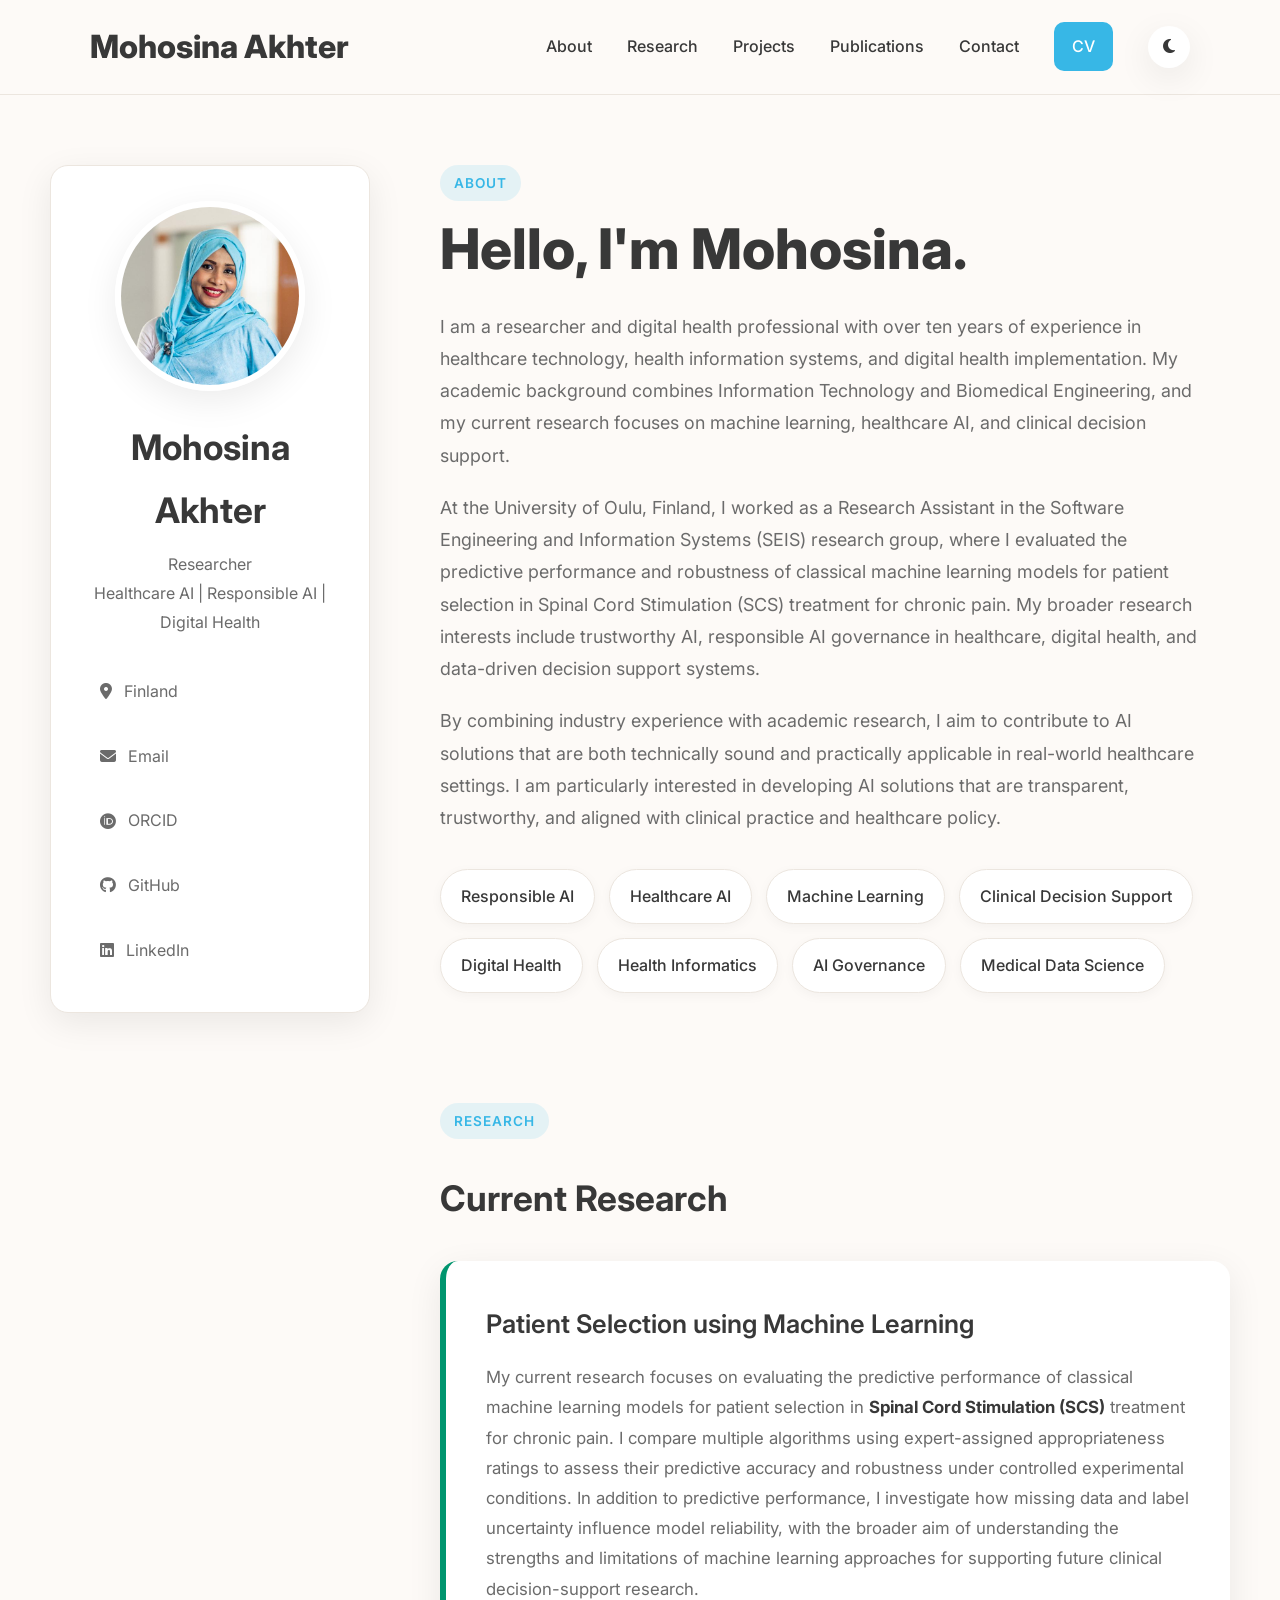
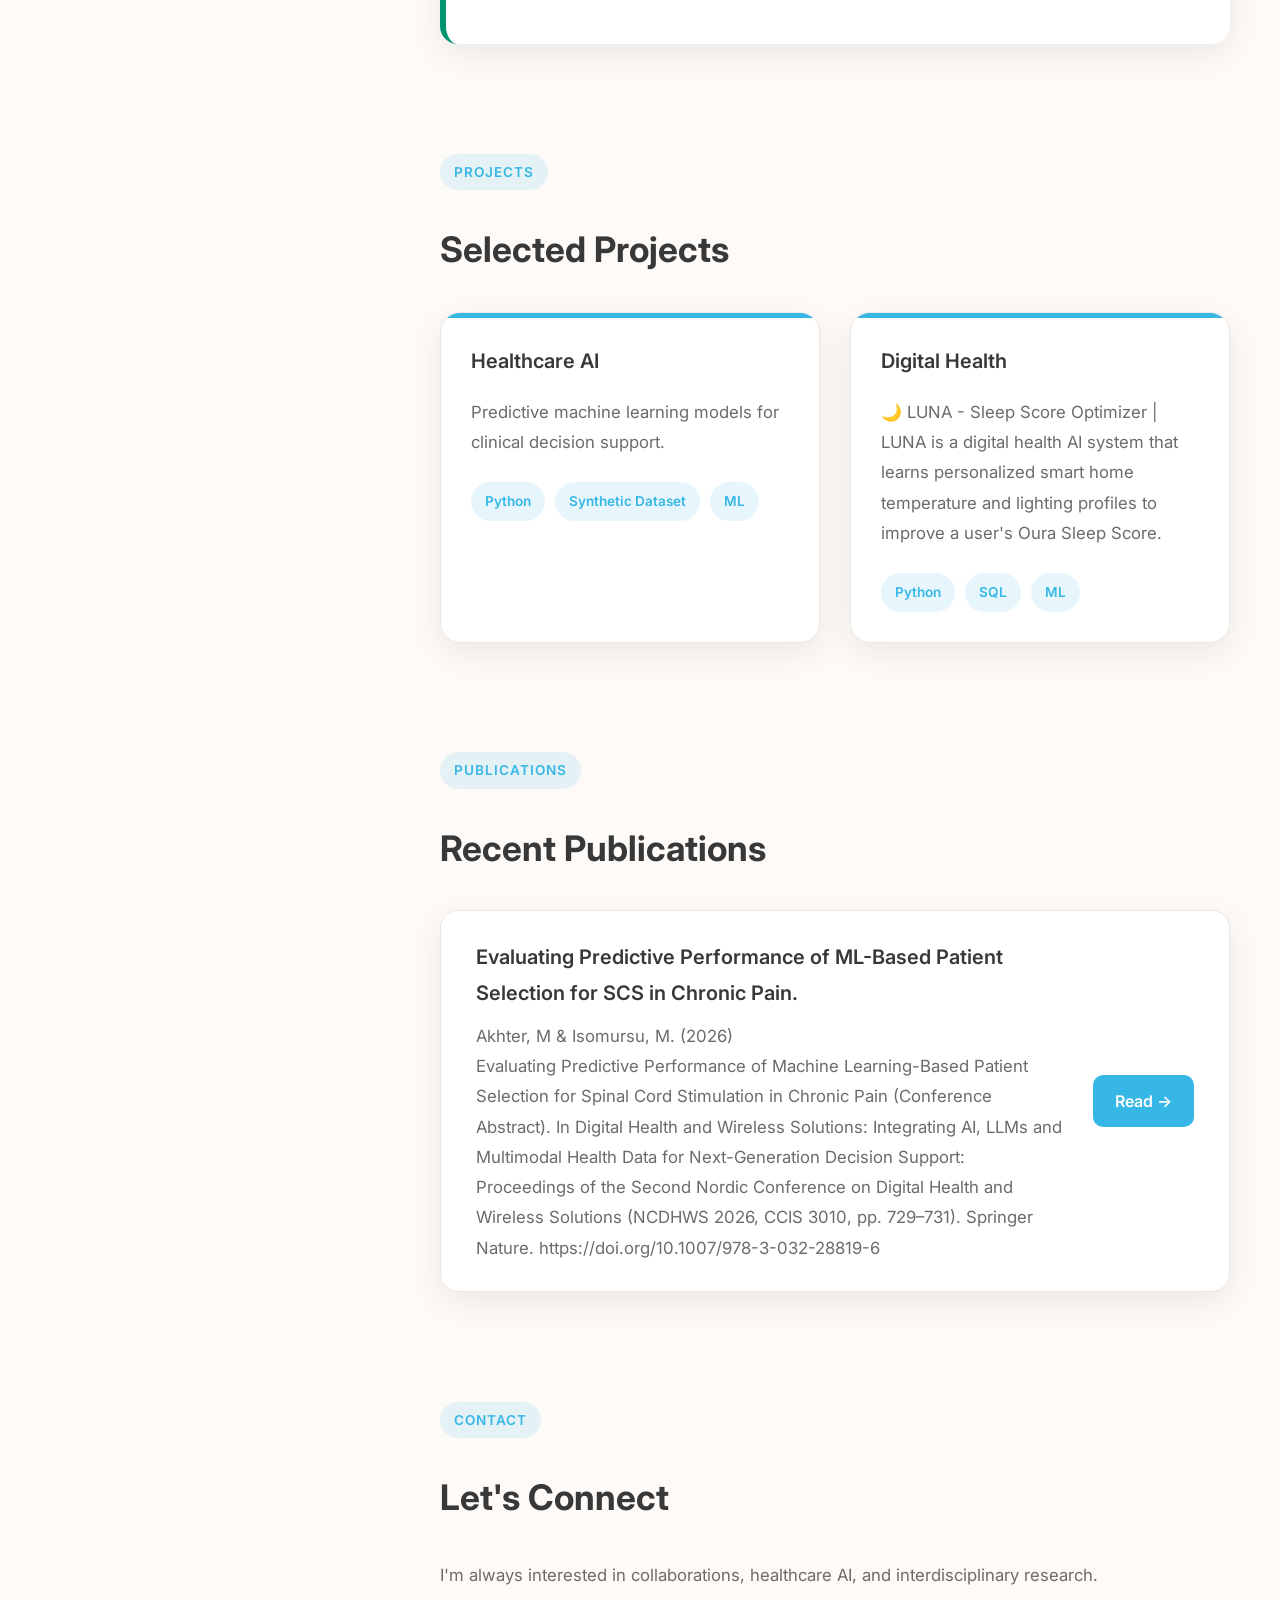
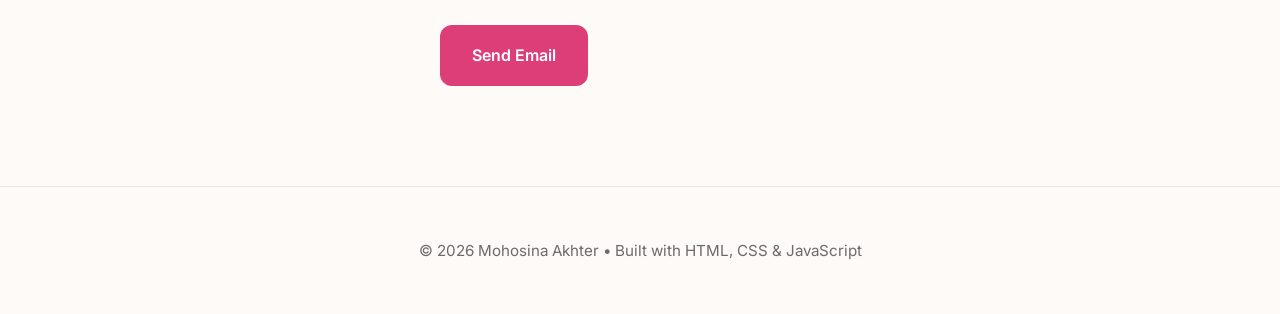
<file: index.html>
<!DOCTYPE html>
<html lang="en">

<head>
    <meta charset="UTF-8">
    <meta name="viewport" content="width=device-width, initial-scale=1.0">

    <title>Mohosina Akhter | Machine Learning Researcher</title>

    <meta name="description"
        content="Mohosina Akhter | Machine Learning Researcher | Healthcare AI | Medical Data Science">

    <!-- Google Font -->
    <link rel="preconnect" href="https://fonts.googleapis.com">
    <link rel="preconnect" href="https://fonts.gstatic.com" crossorigin>

    <link href="https://fonts.googleapis.com/css2?family=Inter:wght@300;400;500;600;700;800&display=swap"
        rel="stylesheet">

    <!-- Font Awesome -->
    <link rel="stylesheet"
        href="https://cdnjs.cloudflare.com/ajax/libs/font-awesome/6.6.0/css/all.min.css">

    <link rel="stylesheet" href="style.css">

</head>

<body>

    <!-- ==========================
            NAVBAR
    =========================== -->

    <header class="navbar">

        <a href="#" class="logo">
            Mohosina Akhter
        </a>

        <nav id="navMenu">

            <a href="#about">About</a>

            <a href="#research">Research</a>

            <a href="#projects">Projects</a>

            <a href="#publications">Publications</a>

            <a href="#contact">Contact</a>

            <a href="CV.html" target="_blank" class="cv-btn">

                CV

            </a>

            <button id="themeToggle">

                <i class="fa-solid fa-moon"></i>

            </button>

        </nav>

        <button class="hamburger" id="hamburger">

            <i class="fa-solid fa-bars"></i>

        </button>

    </header>



    <div class="container">

        <!-- ==========================
                SIDEBAR
        =========================== -->

        <aside class="sidebar">

            <img src="profile.png" alt="Mohosina Akhter">

            <h2>

                Mohosina Akhter

            </h2>

            <p class="designation">

                Researcher

                <br>

                Healthcare AI | Responsible AI | Digital Health

            </p>

            <div class="social">

                <a href="#">

                    <i class="fa-solid fa-location-dot"></i>

                    Finland

                </a>

                <a href="mailto:mohosina.23@gmail.com">

                    <i class="fa-solid fa-envelope"></i>

                    Email

                </a>

                <a href="https://orcid.org/0009-0006-4205-7410">

                    <i class="fa-brands fa-orcid"></i>

                    ORCID

                </a>

                <a href="https://github.com/mohosina-lab">

                    <i class="fa-brands fa-github"></i>

                    GitHub

                </a>

                <a href="https://www.linkedin.com/in/m-akhter/">

                    <i class="fa-brands fa-linkedin"></i>

                    LinkedIn

                </a>

            </div>

        </aside>



        <!-- ==========================
                MAIN CONTENT
        =========================== -->

        <main>

            <!-- ABOUT -->

          <section id="about">

    <span class="section-tag">ABOUT</span>

    <h1>Hello, I'm Mohosina.</h1>

    <p>
       
I am a researcher and digital health professional with over ten years of experience in healthcare technology, health information systems, and digital health implementation. My academic background combines Information Technology and Biomedical Engineering, and my current research focuses on machine learning, healthcare AI, and clinical decision support.
    </p>

    <p>
        At the University of Oulu, Finland, I worked as a Research Assistant in the Software Engineering and Information Systems (SEIS) research group, where I evaluated the predictive performance and robustness of classical machine learning models for patient selection in Spinal Cord Stimulation (SCS) treatment for chronic pain. My broader research interests include trustworthy AI, responsible AI governance in healthcare, digital health, and data-driven decision support systems.
    </p>

    <p>
        By combining industry experience with academic research, I aim to contribute to AI solutions that are both technically sound and practically applicable in real-world healthcare settings. I am particularly interested in
        developing AI solutions that are transparent, trustworthy, and aligned
        with clinical practice and healthcare policy.
    </p>

                <div class="chips">

<span>Responsible AI</span>

<span>Healthcare AI</span>

<span>Machine Learning</span>

<span>Clinical Decision Support</span>

<span>Digital Health</span>

<span>Health Informatics</span>

<span>AI Governance</span>

<span>Medical Data Science</span>

</div>

            </section>



            <!-- RESEARCH -->

            <section id="research">

                <span class="section-tag">

                    RESEARCH

                </span>

                <h2>

                    Current Research

                </h2>

                <div class="feature-card">

                    <h3>

                        Patient Selection using Machine Learning

                    </h3>

                    <p>

                         My current research focuses on evaluating the predictive performance of classical machine learning models for                              patient selection in <strong> Spinal Cord Stimulation (SCS)</strong> treatment for chronic pain. I compare                                 multiple algorithms using expert-assigned appropriateness ratings to assess their predictive accuracy and                                  robustness under controlled experimental conditions. In addition to predictive performance, I investigate how                              missing data and label uncertainty influence model reliability, with the broader aim of understanding the                                  strengths and limitations of machine learning approaches for supporting future clinical decision-support research.
                    </p>

                </div>

            </section>



            <!-- PROJECTS -->

            <section id="projects">

                <span class="section-tag">

                    PROJECTS

                </span>

                <h2>

                    Selected Projects

                </h2>

                <div class="grid">

                    <article class="card">

                        <h3>

                            Healthcare AI

                        </h3>

                        <p>

                            Predictive machine learning models for
                            clinical decision support.

                        </p>

                        <div class="tech">

                            <span>Python</span>

                            <span>Synthetic Dataset</span>

                            <span>ML</span>

                        </div>

                    </article>



                    <article class="card">

                        <h3>

                            Digital Health

                        </h3>

                        <p>

                            🌙 LUNA - Sleep Score Optimizer | LUNA is a digital health AI system that learns personalized smart home                                     temperature and lighting profiles to improve a user's Oura Sleep Score.
                        </p>

                        <div class="tech">

                            <span>Python</span>

                            <span>SQL</span>

                            <span>ML</span>

                        </div>

                    </article>

                </div>

            </section>



            <!-- PUBLICATIONS -->

            <section id="publications">

                <span class="section-tag">

                    PUBLICATIONS

                </span>

                <h2>

                    Recent Publications

                </h2>

                <div class="publication-card">

                    <div>

                        <h3>

                            Evaluating Predictive Performance of ML-Based Patient Selection for SCS in Chronic Pain. 

                        </h3>

                        <p>

                            Akhter, M & Isomursu, M. (2026) <br>
                            Evaluating Predictive Performance of Machine Learning-Based Patient Selection for Spinal Cord Stimulation in Chronic Pain (Conference Abstract). In Digital Health and Wireless Solutions: Integrating AI, LLMs and                                     Multimodal Health Data for Next-Generation Decision Support: Proceedings of the Second Nordic Conference on                                Digital Health and Wireless Solutions (NCDHWS 2026, CCIS 3010, pp. 729–731). Springer Nature.                                              https://doi.org/10.1007/978-3-032-28819-6 


                        </p>

                    </div>

                    <a href="#">

                        Read →

                    </a>

                </div>

            </section>



            <!-- CONTACT -->

            <section id="contact">

                <span class="section-tag">

                    CONTACT

                </span>

                <h2>

                    Let's Connect

                </h2>

                <p>

                    I'm always interested in collaborations, healthcare AI,
                    and interdisciplinary research.

                </p>

                <a href="mailto:your@email.com" class="contact-btn">

                    Send Email

                </a>

            </section>

        </main>

    </div>



    <footer>

        © 2026 Mohosina Akhter • Built with HTML, CSS & JavaScript

    </footer>

    <script src="script.js"></script>

</body>

</html>
</file>
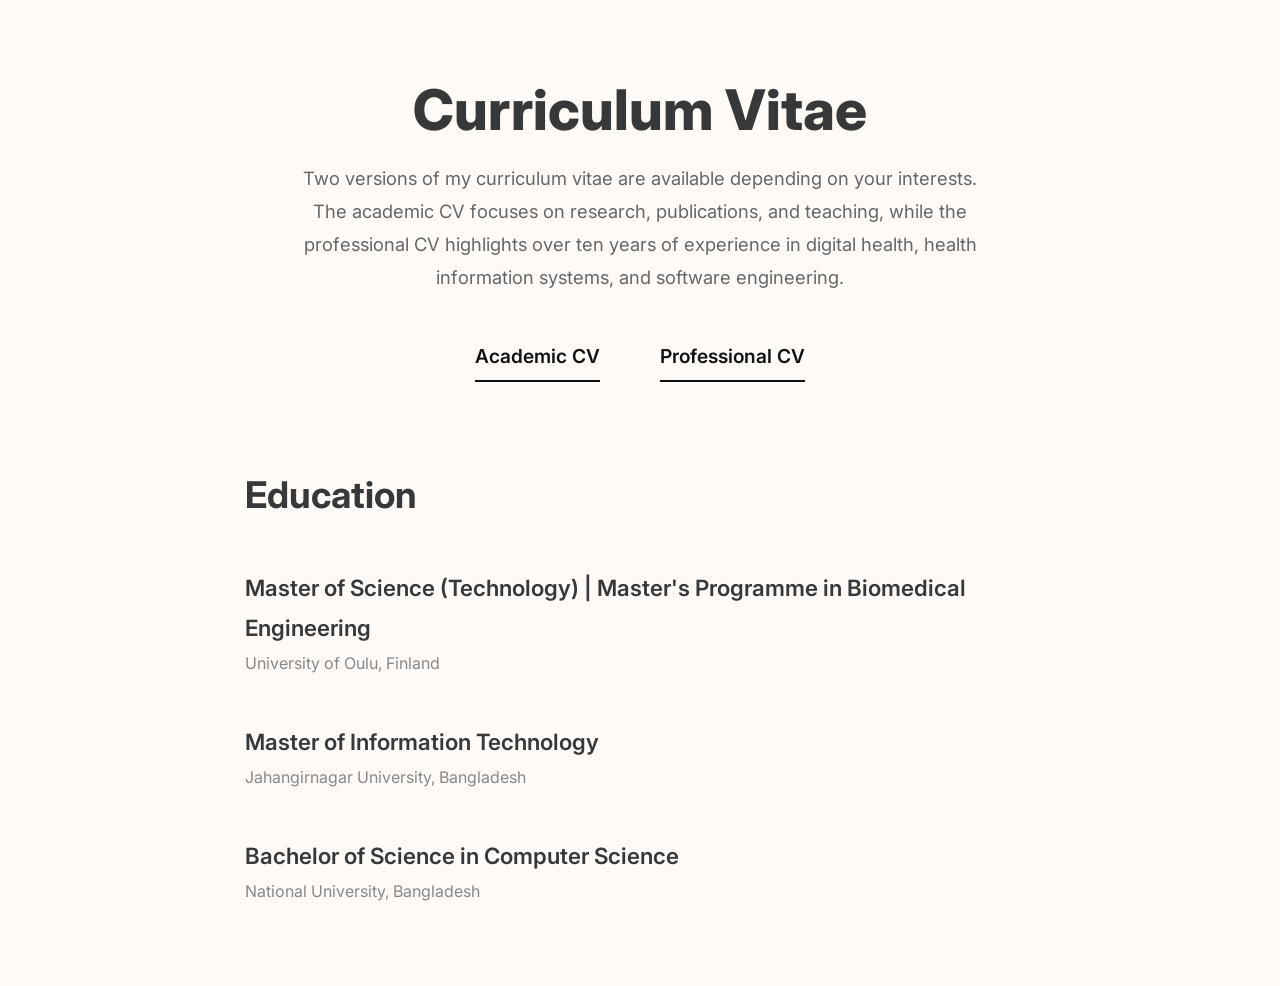
<file: CV.html>
<!DOCTYPE html>
<html lang="en">

<head>
    <meta charset="UTF-8">
    <meta name="viewport" content="width=device-width, initial-scale=1.0">

    <title>Curriculum Vitae | Mohosina Akhter</title>

    <link rel="stylesheet" href="style.css">

    <link rel="preconnect" href="https://fonts.googleapis.com">
    <link rel="preconnect" href="https://fonts.gstatic.com" crossorigin>

    <link href="https://fonts.googleapis.com/css2?family=Inter:wght@300;400;500;600;700;800&display=swap" rel="stylesheet">

    <link rel="stylesheet"
          href="https://cdnjs.cloudflare.com/ajax/libs/font-awesome/6.5.2/css/all.min.css">
</head>
<main class="cv-page">

    <section class="cv-intro">

        <h1>Curriculum Vitae</h1>

        <p>
            Two versions of my curriculum vitae are available depending on your interests.
            The academic CV focuses on research, publications, and teaching, while the
            professional CV highlights over ten years of experience in digital health,
            health information systems, and software engineering.
        </p>

        <div class="cv-links">

            <a href="files/CV_Mohosina_Akhter.pdf" target="_blank">
                Academic CV
            </a>

            <a href="files/Professional_CV_Mohosina_Akhter.pdf" target="_blank">
                Professional CV
            </a>

        </div>

    </section>


    <section class="education">

        <h2>Education</h2>

        <div class="edu-item">

            <div class="edu-top">

                <h3>
                    Master of Science (Technology) |  Master's Programme in Biomedical Engineering
                </h3>

            </div>

            <small>
                University of Oulu, Finland
            </small>

        </div>

        <div class="edu-item">

            <div class="edu-top">

                <h3>
                    Master of Information Technology
                </h3>

            </div>

            <small>
                Jahangirnagar University, Bangladesh
            </small>

        </div>

        <div class="edu-item">

            <div class="edu-top">

                <h3>
                    Bachelor of Science in Computer Science
                </h3>

            </div>

            <small>
                National University, Bangladesh
            </small>

        </div>

    </section>

</main>
</file>
<file: style.css>
/* ==========================================================
   MOHOSINA AKHTER PORTFOLIO
   Part 1 - Global Styles, Navbar & Sidebar
========================================================== */

/* ------------------------
   GOOGLE COLOR PALETTE
-------------------------*/

:root{

    --bg:#FDFAF7;
    --surface:#FFFFFF;

    --text:#383838;
    --text-light:#6B6B6B;

    --cyan:#37B7E6;
    --green:#00956E;
    --magenta:#DD3E77;
    --yellow:#FAA820;

    --border:#ECE6DF;

    --shadow:0 10px 35px rgba(0,0,0,.08);

    --radius:18px;

    --transition:.3s ease;

}

/* ---------- Dark Theme ---------- */

body.dark{

    --bg:#383838;

    --surface:#444444;

    --text:#FDFAF7;

    --text-light:#D8D8D8;

    --border:#555;

    --shadow:none;

}

/* ------------------------
   RESET
-------------------------*/

*{
    margin:0;
    padding:0;
    box-sizing:border-box;
}

html{

    scroll-behavior:smooth;

}

body{

    font-family:'Inter',sans-serif;

    background:var(--bg);

    color:var(--text);

    line-height:1.8;

    transition:background .3s,color .3s;

}

/* ------------------------
   TYPOGRAPHY
-------------------------*/

h1{

    font-size:3.5rem;

    font-weight:800;

    line-height:1.1;

    margin-bottom:25px;

}

h2{

    font-size:2.2rem;

    font-weight:700;

    margin-bottom:18px;

}

h3{

    font-size:1.25rem;

    font-weight:600;

}

p{

    color:var(--text-light);

    font-size:1.05rem;

    margin-bottom:20px;

}

a{

    color:inherit;

    text-decoration:none;

}

img{

    display:block;

    max-width:100%;

}

/* ------------------------
   NAVBAR
-------------------------*/

.navbar{

    position:sticky;

    top:0;

    z-index:999;

    background:rgba(253,250,247,.92);

    backdrop-filter:blur(12px);

    border-bottom:1px solid var(--border);

    display:flex;

    justify-content:space-between;

    align-items:center;

    padding:18px 7%;

}

body.dark .navbar{

    background:rgba(56,56,56,.95);

}

.logo{

    font-size:2rem;

    font-weight:800;

    color:var(--text);

}

#navMenu{

    display:flex;

    align-items:center;

    gap:35px;

}

#navMenu a{

    font-weight:500;

    position:relative;

    transition:var(--transition);

}

#navMenu a:hover{

    color:var(--cyan);

}

/* underline animation */

#navMenu a::after{

    content:"";

    position:absolute;

    left:0;

    bottom:-8px;

    width:0;

    height:2px;

    background:var(--cyan);

    transition:.3s;

}

#navMenu a:hover::after{

    width:100%;

}

.cv-btn{

    background:var(--cyan);

    color:white !important;

    padding:10px 18px;

    border-radius:10px;

}

.cv-btn:hover{

    background:#1AA8D9;

}

#themeToggle{

    width:42px;

    height:42px;

    border-radius:50%;

    border:none;

    background:var(--surface);

    box-shadow:var(--shadow);

    cursor:pointer;

    color:var(--text);

    font-size:1rem;

}

.hamburger{

    display:none;

    background:none;

    border:none;

    font-size:28px;

    cursor:pointer;

    color:var(--text);

}

/* ------------------------
   PAGE LAYOUT
-------------------------*/

.container{

    max-width:1400px;

    margin:70px auto;

    display:grid;

    grid-template-columns:320px 1fr;

    gap:70px;

    padding:0 50px;

}

/* ------------------------
   SIDEBAR
-------------------------*/

.sidebar{

    position:sticky;

    top:110px;

    align-self:start;

    background:var(--surface);

    border-radius:var(--radius);

    box-shadow:var(--shadow);

    padding:35px;

    border:1px solid var(--border);

    text-align:center;

}

.sidebar img{

    width:190px;

    height:190px;

    border-radius:50%;

    object-fit:cover;

    margin:0 auto 25px;

    border:6px solid white;

    box-shadow:var(--shadow);

}

.sidebar h2{

    margin-bottom:8px;

}

.designation{

    color:var(--text-light);

    margin-bottom:28px;

    font-size:1rem;

}

/* ------------------------
   SOCIAL LINKS
-------------------------*/

.social{

    display:flex;

    flex-direction:column;

    gap:12px;

    margin-top:20px;

}

.social a{

    display:flex;

    align-items:center;

    gap:12px;

    padding:12px 14px;

    border-radius:10px;

    transition:var(--transition);

    color:var(--text-light);

}

.social a:hover{

    background:#F6F4F1;

    color:var(--cyan);

    transform:translateX(6px);

}

body.dark .social a:hover{

    background:#555;

}

/* ------------------------
   MAIN CONTENT
-------------------------*/

main{

    width:100%;

}

section{

    margin-bottom:110px;

}

.section-tag{

    display:inline-block;

    padding:6px 14px;

    border-radius:30px;

    background:rgba(55,183,230,.12);

    color:var(--cyan);

    font-weight:600;

    letter-spacing:1px;

    font-size:.85rem;

    margin-bottom:18px;

}

strong{

    color:var(--text);

}
/* ==========================================================
   PART 2 - ABOUT, RESEARCH, PROJECTS & PUBLICATIONS
==========================================================*/

/* ------------------------
   ABOUT SECTION
-------------------------*/

#about h1{
    margin-bottom:30px;
}

#about p{
    max-width:760px;
    font-size:1.12rem;
}

/* ------------------------
   RESEARCH INTEREST CHIPS
-------------------------*/

.chips{

    display:flex;
    flex-wrap:wrap;
    gap:14px;
    margin-top:35px;

}

.chips span{

    background:var(--surface);

    color:var(--text);

    padding:12px 20px;

    border-radius:40px;

    border:1px solid var(--border);

    font-weight:500;

    transition:var(--transition);

    box-shadow:0 3px 12px rgba(0,0,0,.04);

}

.chips span:hover{

    background:var(--cyan);

    color:white;

    transform:translateY(-4px);

}

/* ------------------------
   FEATURE RESEARCH CARD
-------------------------*/

.feature-card{

    background:var(--surface);

    padding:40px;

    border-radius:var(--radius);

    border-left:6px solid var(--green);

    box-shadow:var(--shadow);

    margin-top:30px;

    transition:var(--transition);

}

.feature-card:hover{

    transform:translateY(-6px);

}

.feature-card h3{

    margin-bottom:15px;

    font-size:1.6rem;

}

.feature-card p{

    margin-bottom:0;

}

/* ------------------------
   SECTION HEADINGS
-------------------------*/

section h2{

    margin-top:10px;

    margin-bottom:30px;

}

/* ------------------------
   GRID
-------------------------*/

.grid{

    display:grid;

    grid-template-columns:repeat(auto-fit,minmax(300px,1fr));

    gap:30px;

}

/* ------------------------
   PROJECT CARD
-------------------------*/

.card{

    background:var(--surface);

    padding:30px;

    border-radius:20px;

    border:1px solid var(--border);

    box-shadow:var(--shadow);

    transition:var(--transition);

    position:relative;

    overflow:hidden;

}

.card::before{

    content:"";

    position:absolute;

    top:0;
    left:0;

    width:100%;
    height:5px;

    background:var(--cyan);

}

.card:hover{

    transform:translateY(-8px);

    box-shadow:0 18px 40px rgba(0,0,0,.12);

}

.card h3{

    margin-bottom:18px;

}

.card p{

    margin-bottom:25px;

}

/* ------------------------
   TECH BADGES
-------------------------*/

.tech{

    display:flex;

    flex-wrap:wrap;

    gap:10px;

}

.tech span{

    background:rgba(55,183,230,.12);

    color:var(--cyan);

    padding:7px 14px;

    border-radius:25px;

    font-size:.85rem;

    font-weight:600;

}

/* ------------------------
   PROJECT LINKS
-------------------------*/

.card-links{

    display:flex;

    gap:14px;

    margin-top:30px;

}

.card-links a{

    padding:10px 18px;

    border-radius:8px;

    font-size:.9rem;

    font-weight:600;

    transition:.3s;

}

.card-links a:first-child{

    background:var(--cyan);

    color:white;

}

.card-links a:last-child{

    border:1px solid var(--border);

}

.card-links a:hover{

    transform:translateY(-3px);

}

/* ------------------------
   PUBLICATIONS
-------------------------*/

.publication-card{

    display:flex;

    justify-content:space-between;

    align-items:center;

    gap:30px;

    background:var(--surface);

    padding:28px 35px;

    border-radius:18px;

    margin-bottom:22px;

    border:1px solid var(--border);

    box-shadow:var(--shadow);

    transition:var(--transition);

}

.publication-card:hover{

    transform:translateY(-5px);

}

.publication-card h3{

    margin-bottom:10px;

}

.publication-card p{

    margin-bottom:0;

    color:var(--text-light);

}

.publication-card a{

    background:var(--cyan);

    color:white;

    padding:12px 22px;

    border-radius:10px;

    font-weight:600;

    transition:var(--transition);

    white-space:nowrap;

}

.publication-card a:hover{

    background:#229ec8;

}

/* ------------------------
   CONTACT
-------------------------*/

.contact-btn{

    display:inline-block;

    margin-top:15px;

    padding:16px 32px;

    background:var(--magenta);

    color:white;

    border-radius:12px;

    font-weight:600;

    transition:var(--transition);

}

.contact-btn:hover{

    transform:translateY(-4px);

    background:#c93066;

}

/* ------------------------
   HOVER EFFECTS
-------------------------*/

.card,
.feature-card,
.publication-card{

    will-change:transform;

}

/* ------------------------
   SUBTLE FADE ANIMATION
-------------------------*/

section{

    animation:fadeUp .7s ease;

}

@keyframes fadeUp{

    from{

        opacity:0;

        transform:translateY(25px);

    }

    to{

        opacity:1;

        transform:translateY(0);

    }

}
/* ==========================================================
   PART 3 - TIMELINE, NEWS, FOOTER & ANIMATIONS
==========================================================*/

/* ------------------------
   TIMELINE
-------------------------*/

.timeline{

    position:relative;

    margin-top:40px;

    padding-left:40px;

}

.timeline::before{

    content:"";

    position:absolute;

    left:8px;
    top:0;

    width:2px;
    height:100%;

    background:var(--border);

}

.timeline-item{

    position:relative;

    padding-bottom:45px;

}

.timeline-item:last-child{

    padding-bottom:0;

}

.timeline-item::before{

    content:"";

    position:absolute;

    left:-40px;
    top:6px;

    width:18px;
    height:18px;

    border-radius:50%;

    background:var(--cyan);

    border:4px solid var(--bg);

}

.timeline-year{

    color:var(--cyan);

    font-weight:700;

    margin-bottom:6px;

    font-size:.95rem;

}

.timeline-item h3{

    margin-bottom:8px;

}

.timeline-item p{

    margin-bottom:0;

}

/* ------------------------
   NEWS / UPDATES
-------------------------*/

.news-grid{

    display:grid;

    gap:20px;

}

.news-card{

    background:var(--surface);

    padding:24px 28px;

    border-radius:16px;

    border:1px solid var(--border);

    box-shadow:var(--shadow);

    transition:var(--transition);

}

.news-card:hover{

    transform:translateY(-5px);

}

.news-date{

    color:var(--magenta);

    font-weight:700;

    font-size:.9rem;

    margin-bottom:8px;

}

.news-card h4{

    margin-bottom:8px;

}

.news-card p{

    margin-bottom:0;

}

/* ------------------------
   AWARDS
-------------------------*/

.award-card{

    background:linear-gradient(
        135deg,
        rgba(250,168,32,.12),
        rgba(55,183,230,.08)
    );

    border:1px solid rgba(250,168,32,.25);

    border-radius:18px;

    padding:30px;

    margin-bottom:25px;

}

.award-card h3{

    color:var(--yellow);

    margin-bottom:12px;

}

/* ------------------------
   FEATURED SECTION
-------------------------*/

.featured{

    background:var(--surface);

    border-radius:24px;

    padding:45px;

    border:1px solid var(--border);

    box-shadow:var(--shadow);

    position:relative;

    overflow:hidden;

}

.featured::before{

    content:"";

    position:absolute;

    top:0;
    left:0;

    width:100%;
    height:6px;

    background:linear-gradient(
        90deg,
        var(--cyan),
        var(--green),
        var(--magenta)
    );

}

/* ------------------------
   FOOTER
-------------------------*/

footer{

    margin-top:100px;

    padding:50px 20px;

    text-align:center;

    border-top:1px solid var(--border);

    color:var(--text-light);

    font-size:.95rem;

}

footer a{

    color:var(--cyan);

}

footer a:hover{

    text-decoration:underline;

}

/* ------------------------
   SCROLL REVEAL
-------------------------*/

.hidden{

    opacity:0;

    transform:translateY(40px);

    transition:all .8s ease;

}

.show{

    opacity:1;

    transform:translateY(0);

}

/* ------------------------
   CARD HOVER ENHANCEMENT
-------------------------*/

.card,
.feature-card,
.publication-card,
.news-card{

    transition:
        transform .3s ease,
        box-shadow .3s ease;

}

.card:hover,
.feature-card:hover,
.publication-card:hover,
.news-card:hover{

    box-shadow:
        0 20px 40px rgba(0,0,0,.12);

}

/* ------------------------
   DARK MODE POLISH
-------------------------*/

body.dark .card,
body.dark .feature-card,
body.dark .publication-card,
body.dark .news-card,
body.dark .sidebar,
body.dark .featured{

    background:var(--surface);

}

body.dark .chips span{

    background:#505050;

    border-color:#666;

}

body.dark .chips span:hover{

    background:var(--cyan);

}

body.dark .timeline::before{

    background:#666;

}

body.dark .social a{

    color:#E6E6E6;

}

body.dark .social a:hover{

    color:var(--cyan);

}

body.dark .publication-card a{

    color:white;

}

/* ------------------------
   SECTION SPACING
-------------------------*/

section{

    scroll-margin-top:100px;

}

section:last-child{

    margin-bottom:0;

}

/* ------------------------
   SELECTION COLOR
-------------------------*/

::selection{

    background:var(--cyan);

    color:white;

}

/* ------------------------
   CUSTOM SCROLLBAR
-------------------------*/

::-webkit-scrollbar{

    width:10px;

}

::-webkit-scrollbar-track{

    background:var(--bg);

}

::-webkit-scrollbar-thumb{

    background:var(--cyan);

    border-radius:20px;

}

::-webkit-scrollbar-thumb:hover{

    background:#25a7d6;

}
/* ==========================================================
   PART 4 - RESPONSIVE DESIGN
==========================================================*/

/* -----------------------------
   Large Desktop (1440px+)
------------------------------*/

@media (min-width:1600px){

    .container{

        max-width:1500px;

        grid-template-columns:340px 1fr;

        gap:90px;

    }

    h1{

        font-size:4rem;

    }

    h2{

        font-size:2.5rem;

    }

}

/* -----------------------------
   Laptop (MacBook 13/14/15)
------------------------------*/

@media (max-width:1200px){

    .container{

        grid-template-columns:280px 1fr;

        gap:50px;

        padding:0 35px;

    }

    .sidebar{

        padding:28px;

    }

    h1{

        font-size:3rem;

    }

}

/* -----------------------------
   Tablet
------------------------------*/

@media (max-width:992px){

    .container{

        grid-template-columns:1fr;

        gap:50px;

        padding:35px;

    }

    .sidebar{

        position:relative;

        top:0;

        max-width:500px;

        margin:auto;

    }

    .sidebar img{

        width:170px;

        height:170px;

    }

}

/* -----------------------------
   Mobile Navigation
------------------------------*/

@media (max-width:768px){

    .navbar{

        padding:18px 25px;

    }

    .logo{

        font-size:1.6rem;

    }

    .hamburger{

        display:block;

        z-index:1001;

    }

    #navMenu{

        position:fixed;

        top:75px;

        right:-100%;

        width:280px;

        height:calc(100vh - 75px);

        background:var(--surface);

        display:flex;

        flex-direction:column;

        justify-content:flex-start;

        align-items:flex-start;

        padding:40px 30px;

        gap:28px;

        transition:.35s ease;

        border-left:1px solid var(--border);

        box-shadow:-8px 0 25px rgba(0,0,0,.08);

    }

    #navMenu.active{

        right:0;

    }

    body.dark #navMenu{

        background:#444;

    }

    .container{

        padding:25px;

        margin-top:35px;

    }

    .sidebar{

        width:100%;

    }

    .sidebar img{

        width:150px;

        height:150px;

    }

    h1{

        font-size:2.3rem;

    }

    h2{

        font-size:1.8rem;

    }

    .grid{

        grid-template-columns:1fr;

    }

    .publication-card{

        flex-direction:column;

        align-items:flex-start;

    }

    .publication-card a{

        width:100%;

        text-align:center;

    }

}

/* -----------------------------
   Small Phones
------------------------------*/

@media (max-width:576px){

    .navbar{

        padding:15px 18px;

    }

    .container{

        padding:18px;

    }

    .sidebar{

        padding:25px;

    }

    .sidebar img{

        width:130px;

        height:130px;

    }

    h1{

        font-size:2rem;

    }

    h2{

        font-size:1.5rem;

    }

    p{

        font-size:1rem;

    }

    .chips{

        gap:10px;

    }

    .chips span{

        font-size:.85rem;

        padding:9px 14px;

    }

    .feature-card{

        padding:25px;

    }

    .card{

        padding:25px;

    }

    .publication-card{

        padding:22px;

    }

    .contact-btn{

        width:100%;

        text-align:center;

    }

}

/* -----------------------------
   Extra Small Phones
------------------------------*/

@media (max-width:380px){

    .logo{

        font-size:1.3rem;

    }

    h1{

        font-size:1.8rem;

    }

    .sidebar img{

        width:110px;

        height:110px;

    }

}

/* -----------------------------
   Utilities
------------------------------*/

.text-center{

    text-align:center;

}

.mt-1{margin-top:10px;}
.mt-2{margin-top:20px;}
.mt-3{margin-top:30px;}
.mt-4{margin-top:40px;}

.mb-1{margin-bottom:10px;}
.mb-2{margin-bottom:20px;}
.mb-3{margin-bottom:30px;}
.mb-4{margin-bottom:40px;}

/* -----------------------------
   Smooth Image Hover
------------------------------*/

.sidebar img{

    transition:.35s ease;

}

.sidebar img:hover{

    transform:scale(1.04);

}

/* -----------------------------
   Link Animation
------------------------------*/

a{

    transition:.25s ease;

}

/* -----------------------------
   Better Button Hover
------------------------------*/

button{

    transition:.25s ease;

}

button:hover{

    cursor:pointer;

}

/* -----------------------------
   Prevent Horizontal Scroll
------------------------------*/

html,
body{

    overflow-x:hidden;

}

/* -----------------------------
   Better Focus State
------------------------------*/

a:focus,
button:focus{

    outline:3px solid rgba(55,183,230,.3);

    outline-offset:4px;

}

/* ==========================
   CV PAGE
========================== */

.cv-page{
    max-width:850px;
    margin:80px auto;
    padding:0 30px;
}

.cv-intro{
    text-align:center;
    margin-bottom:70px;
}

.cv-intro h1{
    font-size:3.5rem;
    margin-bottom:20px;
}

.cv-intro p{
    max-width:700px;
    margin:auto;
    font-size:1.15rem;
    color:#666;
    line-height:1.8;
}

.cv-links{
    margin-top:45px;

    display:flex;
    justify-content:center;
    gap:60px;

    flex-wrap:wrap;
}

.cv-links a{

    text-decoration:none;

    font-size:1.2rem;

    font-weight:600;

    color:#111;

    border-bottom:2px solid #111;

    padding-bottom:6px;

    transition:.3s;
}

.cv-links a:hover{

    color:#0095ff;

    border-color:#0095ff;

}

.education{

    margin-top:80px;

}

.education h2{

    font-size:2.3rem;

    margin-bottom:40px;

}

.edu-item{

    margin-bottom:45px;

}

.edu-top{

    display:flex;

    justify-content:space-between;

    align-items:baseline;

    gap:20px;

    flex-wrap:wrap;

}

.edu-top h3{

    font-size:1.4rem;

    margin:0;

}

.edu-top span{

    color:#777;

}

.edu-item p{

    margin:10px 0 4px;

    color:#555;

}

.edu-item small{

    color:#888;

    font-size:1rem;

}

@media(max-width:768px){

.cv-page{

padding:0 20px;

margin:50px auto;

}

.cv-intro h1{

font-size:2.5rem;

}

.cv-links{

flex-direction:column;

gap:20px;

}

.edu-top{

flex-direction:column;

gap:6px;

}

}

/* ==========================================================
   END
==========================================================*/
</file>
